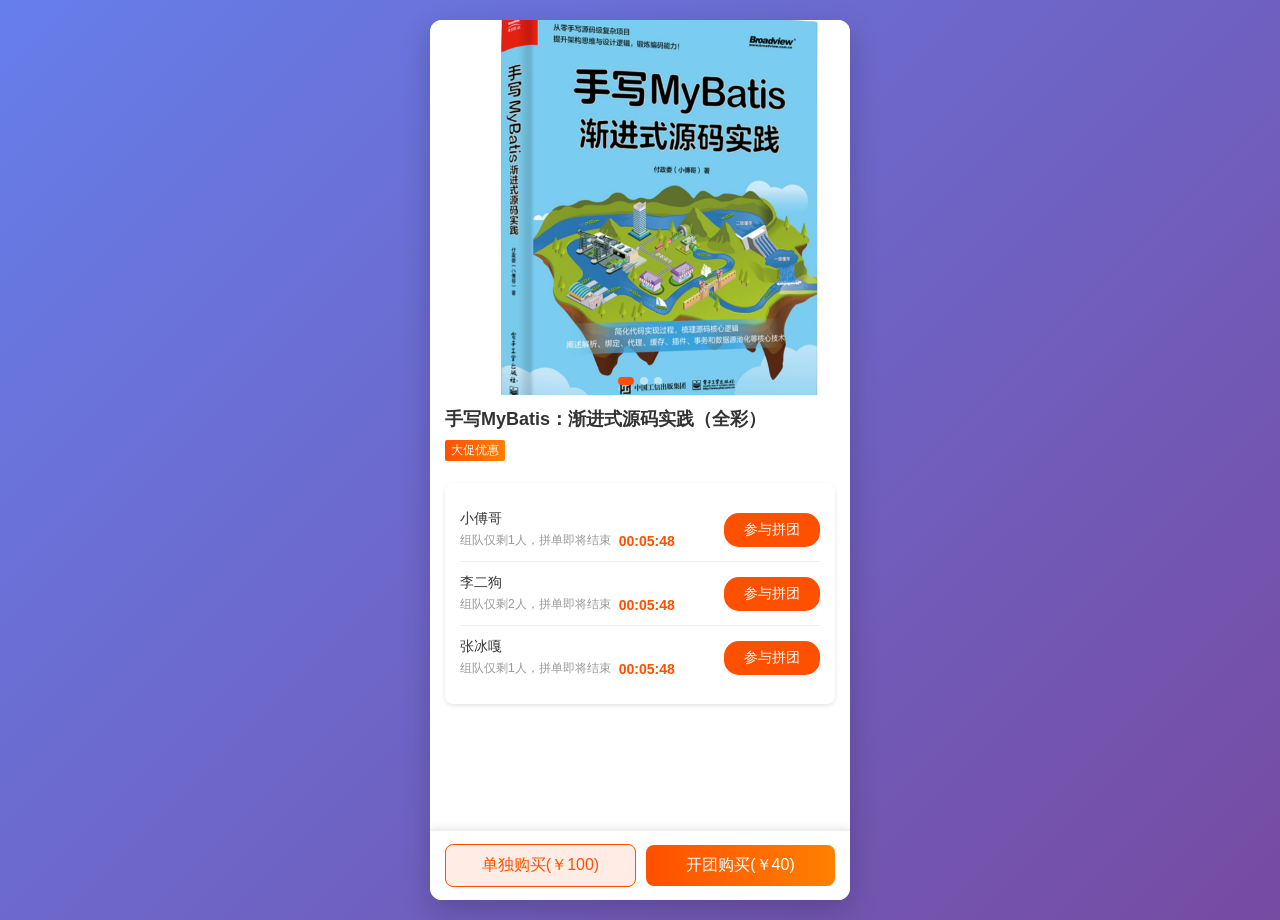
<file: docs/dev-ops/nginx/html/index.html>
<!DOCTYPE html>
<html lang="zh-CN">
<head>
    <meta charset="UTF-8">
    <meta name="viewport" content="width=device-width, initial-scale=1.0">
    <title>小傅哥 - 拼团项目 - 商品详情页</title>
    <link rel="stylesheet" href="css/index.css">
</head>
<body>
<div class="container">
<!-- 轮播图 -->
<div class="swiper-container">
    <div class="swiper-wrapper">
        <div class="swiper-slide"><img src="images/sku-13811216-01.png"></div>
        <div class="swiper-slide"><img src="images/sku-13811216-02.png"></div>
        <div class="swiper-slide"><img src="images/sku-13811216-03.png"></div>
    </div>
    <div class="swiper-pagination"></div>
</div>

<!-- 商品信息 -->
<div class="product-info">
    <h1 class="product-title">手写MyBatis：渐进式源码实践（全彩）</h1>
    <span class="promotion-tag">大促优惠</span>
    <span class="promotion-text"></span>
</div>

<!-- 修改后的拼单列表结构 -->
<div class="group-list">
    <div class="group-item">
        <div>
            <div class="user-info">小傅哥</div>
            <div class="group-status">
                <span>组队仅剩1人，拼单即将结束</span>
                <span class="countdown">00:05:49</span>
            </div>
        </div>
        <div class="right">
            <button class="group-btn" data-price="40">参与拼团</button>
        </div>
    </div>
    <div class="group-item">
        <div>
            <div class="user-info">李二狗</div>
            <div class="group-status">
                <span>组队仅剩2人，拼单即将结束</span>
                <span class="countdown">00:05:49</span>
            </div>
        </div>
        <div class="right">
            <button class="group-btn" data-price="40">参与拼团</button>
        </div>
    </div>
    <div class="group-item">
        <div>
            <div class="user-info">张冰嘎</div>
            <div class="group-status">
                <span>组队仅剩1人，拼单即将结束</span>
                <span class="countdown">00:05:49</span>
            </div>
        </div>
        <div class="right">
            <button class="group-btn" data-price="40">参与拼团</button>
        </div>
    </div>
</div>

<!-- 空白区域 -->
<div class="area"></div>

<!-- 底部操作栏 -->
<div class="action-bar">
    <button class="action-btn buy-alone" data-price="100">单独购买(￥100)</button>
    <button class="action-btn group-buy" data-price="40">开团购买(￥40)</button>
</div>
</div>

<!-- 支付弹窗 -->
<div id="paymentModal" class="modal">
    <div class="modal-content">
        <h2>请扫码支付</h2>
        <br/>
        <p id="paymentAmount" style="color:red;"></p>
        <img src="images/sku-13811216-04.png" alt="支付二维码" class="qr-code">
        <p id="outTradeNo"></p>
        <div class="button-group">
            <button id="cancelPayment">取消支付</button>
            <button id="completePayment">支付完成</button>
        </div>
    </div>
</div>

<script src="js/index.js"></script>
</body>
</html>
</file>
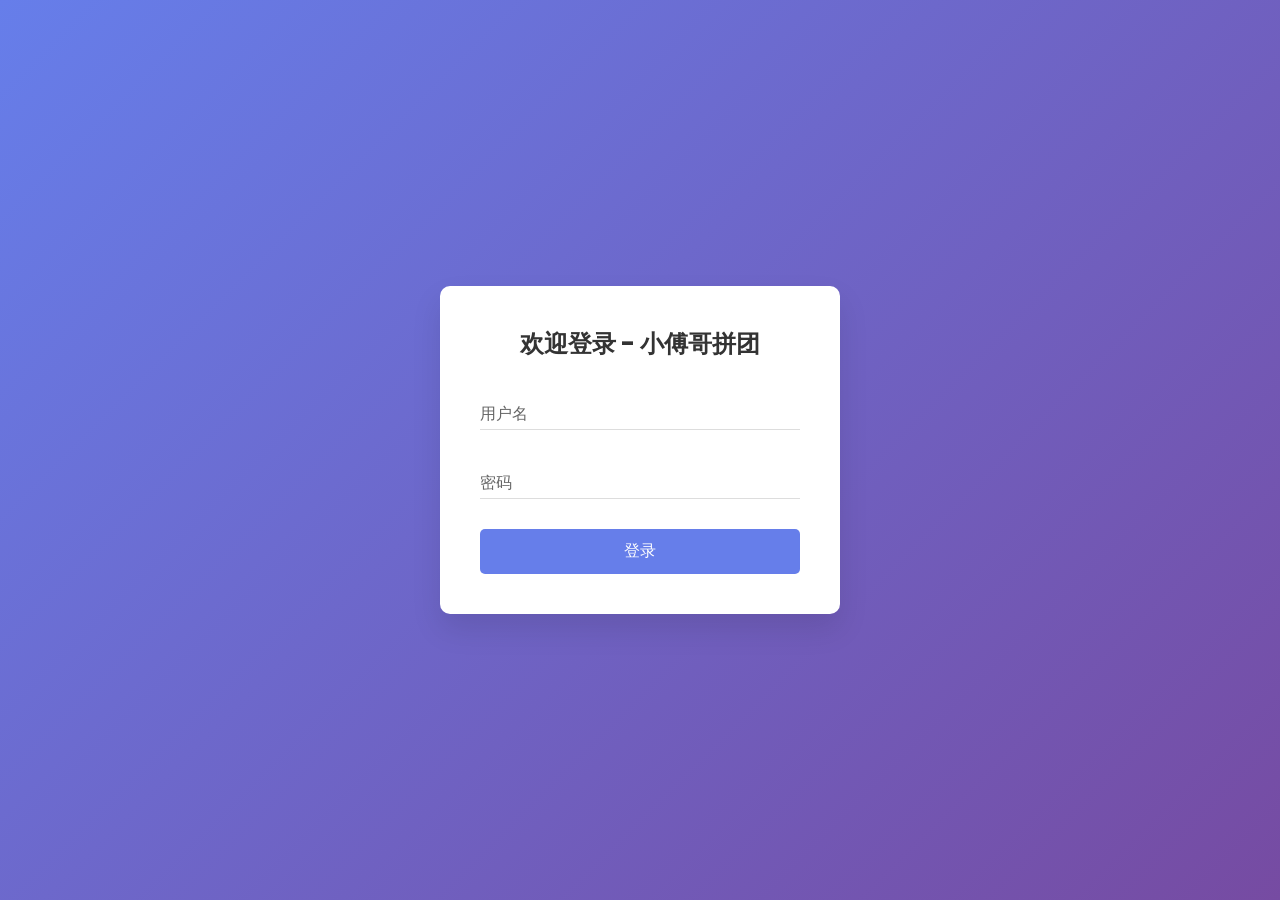
<file: docs/dev-ops/nginx/nginx/html/index.html>
<!DOCTYPE html>
<html lang="zh-CN">
<head>
    <meta charset="UTF-8">
    <meta name="viewport" content="width=device-width, initial-scale=1.0">
    <title>小傅哥 - 拼团项目 - 商品详情页</title>
    <link rel="stylesheet" href="css/index.css">

</head>
<body>
<!-- 轮播图 -->
<div class="swiper-container">
    <div class="swiper-wrapper">
        <div class="swiper-slide"><img src="./images/sku-13811216-01.png"></div>
        <div class="swiper-slide"><img src="./images/sku-13811216-02.png"></div>
        <div class="swiper-slide"><img src="./images/sku-13811216-03.png"></div>
    </div>
    <div class="swiper-pagination"></div>
</div>

<!-- 商品信息 -->
<div class="product-info">
    <h1 class="product-title">手写MyBatis：渐进式源码实践（全彩）</h1>
    <span class="promotion-tag">大促优惠</span>
    <span class="promotion-text"></span> <!-- 动态填充促销文本 -->
</div>

<!-- 拼单列表容器 -->
<div class="group-list">
    <!-- 动态生成拼团列表 -->
</div>

<!-- 空白区域 -->
<div class="area"></div>

<!-- 底部操作栏 -->
<div class="action-bar">
    <button class="action-btn buy-alone"></button>
    <button class="action-btn group-buy"></button>
</div>

<!-- 支付弹窗 -->
<div id="paymentModal" class="modal">
    <div class="modal-content">
        <h2>请扫码支付</h2>
        <br/>
        <p id="paymentAmount" style="color:red;"></p>
        <img src="./images/sku-13811216-04.png" alt="支付二维码" class="qr-code">
        <p id="outTradeNo"></p>
        <div class="button-group">
            <button id="cancelPayment">取消支付</button>
            <button id="completePayment">支付完成</button>
        </div>
    </div>
</div>
<script src="js/index.js"></script>
<script>
document.addEventListener('DOMContentLoaded', function() {
    // 根据测试诉求，设置基础地址
    var baseUrl = "http://127.0.0.1:8091";

    // 获取信息
    var userId = getCookie("username");
    if (!userId) {
        window.location.href = "login.html"; // 跳转到登录页
        return;
    }

    // 定义交易单号，如果交易单号不为空，则当前用户已参与拼团交易
    let outTradeNo = "";

    // 请求接口数据
    fetch(baseUrl + '/api/v1/gbm/index/query_group_buy_market_config', {
        method: 'POST',
        headers: {
            'Content-Type': 'application/json',
        },
        body: JSON.stringify({
            userId: userId,
            source: "s01",
            channel: "c01",
            goodsId: "9890001"
        })
    })
    .then(response => response.json())
    .then(res => {
        if(res.code !== '0000') return;

        const { goods, teamList, teamStatistic } = res.data;
        const groupList = document.querySelector('.group-list');
        const promotionText = document.querySelector('.promotion-text');

        // 更新促销信息
        promotionText.textContent = `直降 ¥${goods.deductionPrice.toFixed(0)}，${teamStatistic.allTeamUserCount}人再抢，参与马上抢到`;

        // 清空并生成拼团列表
        groupList.innerHTML = '';

        if (teamList.length === 0) {
            groupList.innerHTML = `
                <div class="group-item empty-tips">
                    <div class="tips-content">
                        小伙伴，赶紧去开团吧，做村里最靓的仔！🎉
                    </div>
                </div>
            `;
        } else {
            teamList.forEach(team => {
                const remaining = team.targetCount - team.lockCount;
                // 判断当前用户ID是否为登录用户ID
                if(userId == team.userId){
                    outTradeNo = team.outTradeNo;
                }

                groupList.innerHTML += `
                    <div class="group-item">
                        <div>
                            <div class="user-info" data-teamId="${team.teamId}">${team.userId}</div>
                            <div class="group-status">
                                <span>组队仅剩${remaining}人，拼单即将结束</span>
                                <span class="countdown">${team.validTimeCountdown}</span>
                            </div>
                        </div>
                        <div class="right">
                            <button class="group-btn" data-price="${goods.payPrice.toFixed(0)}">参与拼团</button>
                        </div>
                    </div>
                `;
            });
        }

        // 更新底部按钮
        const buyAloneBtn = document.querySelector('.buy-alone');
        const groupBuyBtn = document.querySelector('.group-buy');
        buyAloneBtn.textContent = `单独购买(￥${goods.originalPrice.toFixed(0)})`;
        buyAloneBtn.dataset.price = goods.originalPrice;
        groupBuyBtn.textContent = `开团购买(￥${goods.payPrice.toFixed(0)})`;
        groupBuyBtn.dataset.price = goods.payPrice;

        // 绑定支付事件[拼团购买]
        document.querySelectorAll('.group-btn, .group-buy').forEach(btn => {
            btn.addEventListener('click', function() {

                // 如果有值，则直接展示支付按钮
                if(outTradeNo) {
                    // 显示支付弹窗
                    document.getElementById('paymentAmount').textContent =
                        `￥${this.dataset.price}`;
                    document.getElementById('outTradeNo').textContent =
                        outTradeNo;
                    document.getElementById('paymentModal').style.display = 'block';
                    return;
                }

                // 获取拼团ID
                let teamId = null;
                if (this.classList.contains('group-btn')) {
                    const groupItem = this.closest('.group-item');
                    const userInfo = groupItem.querySelector('.user-info');
                    teamId = userInfo.dataset.teamid;
                }

                outTradeNo = generateRandomNumber(12);

                // 构造请求数据（假设activityId和goodsId从按钮dataset获取）
                const postData = {
                    userId: userId,
                    teamId: teamId,
                    activityId: 100123,
                    goodsId: "9890001",
                    source: "s01",
                    channel: "c01",
                    outTradeNo: outTradeNo,
                    notifyUrl: baseUrl + "/api/v1/test/group_buy_notify"
                };

                // 调用支付接口
                fetch(baseUrl + '/api/v1/gbm/trade/lock_market_pay_order', {
                    method: 'POST',
                    headers: {
                        'content-type': 'application/json'
                    },
                    body: JSON.stringify(postData)
                })
                .then(response => response.json())
                .then(res => {
                    if (res.code !== '0000') {
                        // 失败，清空交易ID
                        outTradeNo = null;
                        alert(res.code + "：" +res.info);
                        return;
                    }

                    // 显示支付弹窗
                    document.getElementById('paymentAmount').textContent =
                        `￥${this.dataset.price}`;
                    document.getElementById('outTradeNo').textContent =
                        outTradeNo;
                    document.getElementById('paymentModal').style.display = 'block';
                })
                .catch(error => {
                    console.error('支付请求失败:', error);
                });
            });
        });

        // 启动倒计时
        document.querySelectorAll('.countdown').forEach(el => {
            new Countdown(el, el.textContent);
        });

    });

  // 支付模块
  const modal = document.getElementById("paymentModal")
  const paymentAmount = document.getElementById("paymentAmount")
  const cancelPayment = document.getElementById("cancelPayment")
  const completePayment = document.getElementById("completePayment")

  // 获取所有的按钮
  const buttons = document.querySelectorAll(".buy-alone")

  // 为每个按钮添加点击事件
  buttons.forEach((button) => {
    button.addEventListener("click", function () {
      var userId = getCookie("username");
      if (!userId) {
          window.location.href = "login.html"; // 跳转到登录页
          return;
      }

      const price = this.getAttribute("data-price")
      showPaymentModal(price)
    })
  })

  // 显示支付弹窗
  function showPaymentModal(price) {
    paymentAmount.textContent = `支付金额：￥${price}`
    modal.style.display = "block"
  }

  // 隐藏支付弹窗
  function hidePaymentModal() {
    modal.style.display = "none"
  }

  // 取消支付
  cancelPayment.addEventListener("click", hidePaymentModal)

  // 支付完成
  completePayment.addEventListener("click", () => {
    // 生成符合要求的交易时间格式
    const formatTime = date => date.toISOString()
        .replace(/T/, ' ')
        .replace(/\..+/, '')
        .substr(0, 19);

    // 构造请求参数
    const postData = {
        source: "s01",       // 保持与锁定订单时一致
        channel: "c01",      // 保持与锁定订单时一致
        userId: userId,
        outTradeNo: outTradeNo,
        outTradeTime: new Date()
    };

    // 调用结算接口
    fetch(baseUrl + '/api/v1/gbm/trade/settlement_market_pay_order', {
        method: 'POST',
        headers: {
            'content-type': 'application/json'
        },
        body: JSON.stringify(postData)
    })
    .then(response => response.json())
    .then(res => {
        outTradeNo = null;
        if (res.code === '0000') {
            alert('支付&结算成功！');
            window.location.reload(); // 支付成功后刷新页面
        } else {
            alert(`支付&结算失败：${res.info || '未知错误'}`);
        }
    })
    .catch(error => {
        console.error('接口请求失败:', error);
        alert('网络异常，请检查连接');
    })
    .finally(() => {
        hidePaymentModal(); // 始终关闭弹窗
    });

  })

  // 点击弹窗外部关闭弹窗
  window.addEventListener("click", (event) => {
    if (event.target == modal) {
      hidePaymentModal()
    }
  })

});
</script>

</body>
</html>
</file>
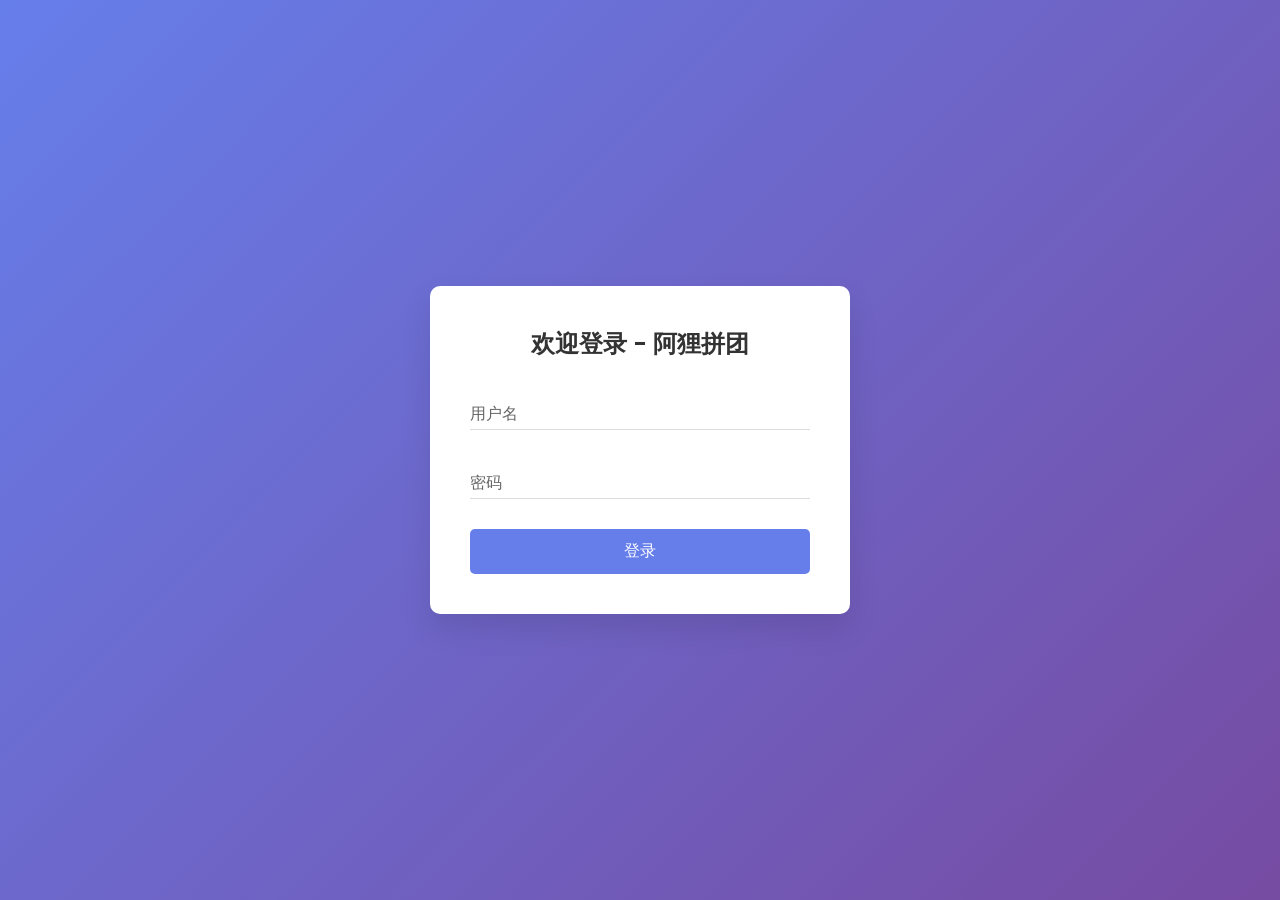
<file: docs/dev-ops/nginx/html/login.html>
<!DOCTYPE html>
<html lang="zh-CN">
<head>
    <meta charset="UTF-8">
    <meta name="viewport" content="width=device-width, initial-scale=1.0">
    <title>商城登录</title>
    <link rel="stylesheet" href="css/login.css">
</head>
<body>
<div class="container">
    <form id="loginForm" class="login-form">
        <h2>欢迎登录 - 阿狸拼团</h2>
        <div class="input-group">
            <input type="text" id="username" required>
            <label for="username">用户名</label>
        </div>
        <div class="input-group">
            <input type="password" id="password" required>
            <label for="password">密码</label>
        </div>
        <button type="submit">登录</button>
        <p class="error-message" id="errorMessage"></p>
    </form>
</div>
<script src="js/login.js"></script>
</body>
</html>
</file>
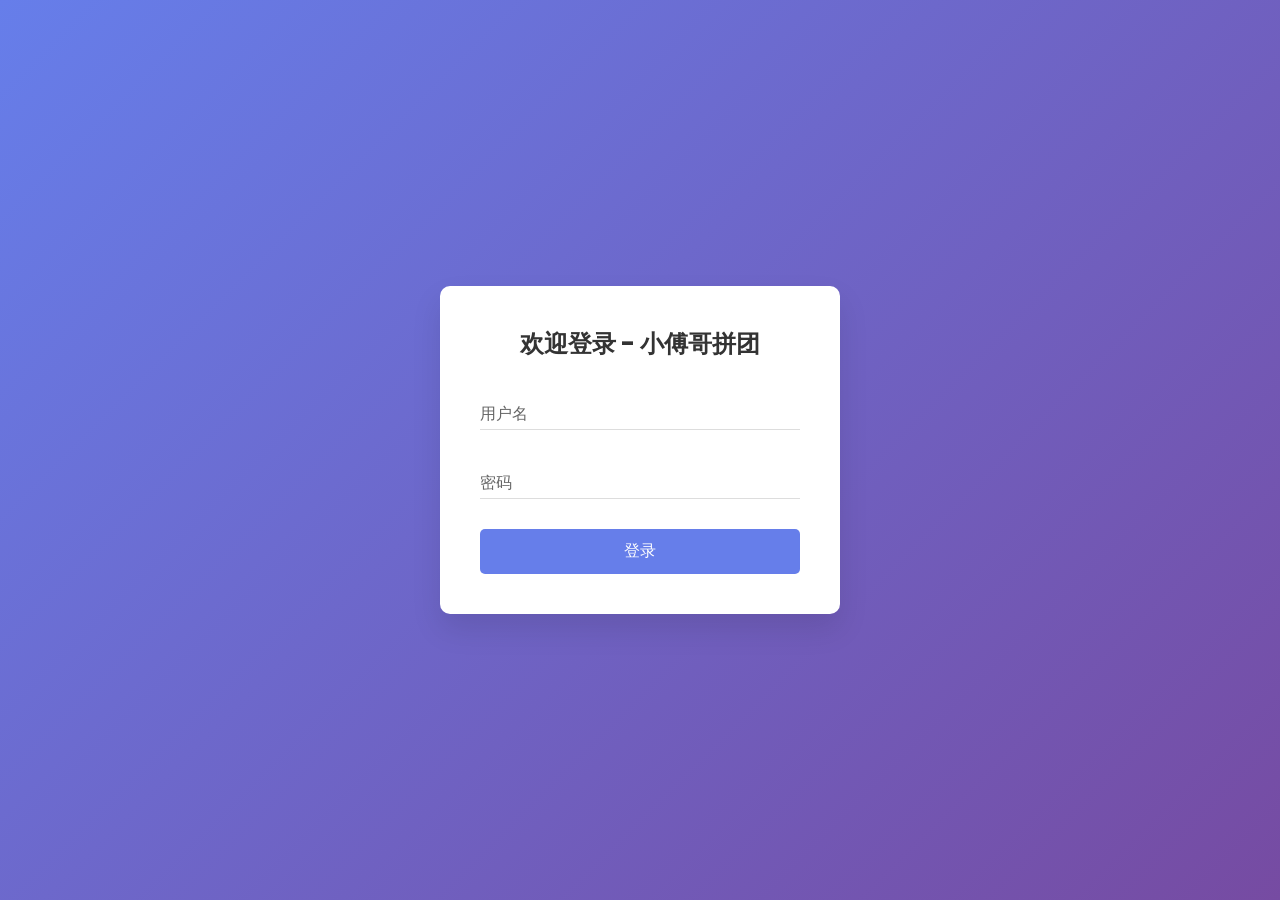
<file: docs/dev-ops/nginx/nginx/html/login.html>
<!DOCTYPE html>
<html lang="zh-CN">
<head>
    <meta charset="UTF-8">
    <meta name="viewport" content="width=device-width, initial-scale=1.0">
    <title>商城登录</title>
    <link rel="stylesheet" href="css/login.css">
</head>
<body>
<div class="container">
    <form id="loginForm" class="login-form">
        <h2>欢迎登录 - 小傅哥拼团</h2>
        <div class="input-group">
            <input type="text" id="username" required>
            <label for="username">用户名</label>
        </div>
        <div class="input-group">
            <input type="password" id="password" required>
            <label for="password">密码</label>
        </div>
        <button type="submit">登录</button>
        <p class="error-message" id="errorMessage"></p>
    </form>
</div>
<script src="js/login.js"></script>
</body>
</html>
</file>
<file: docs/dev-ops/nginx/html/css/index.css>
* {
    margin: 0;
    padding: 0;
    box-sizing: border-box;
}
body {
    background: #f5f5f5;
    font-family: Arial, sans-serif;
}

/* 添加容器限制最大宽度，优化电脑端显示 */
.container {
    max-width: 420px;
    margin: 0 auto;
    background: #fff;
    min-height: 100vh;
    position: relative;
    padding-bottom: 70px; /* 为底部操作栏预留空间 */
}

/* 轮播图样式 */
.swiper-container {
    width: 100%;
    height: 375px;
    position: relative;
    overflow: hidden;
}
.swiper-wrapper {
    display: flex;
    transition: transform 0.3s;
}
.swiper-slide {
    flex: 0 0 100%;
    height: 375px;
}
.swiper-slide img {
    width: 100%;
    height: 100%;
    object-fit: cover;
}
.swiper-pagination {
    position: absolute;
    bottom: 10px;
    left: 50%;
    transform: translateX(-50%);
    display: flex;
    gap: 6px;
}
.swiper-dot {
    width: 8px;
    height: 8px;
    border-radius: 50%;
    background: rgba(255,255,255,0.5);
    transition: all 0.3s;
}
.swiper-dot.active {
    background: #ff5000;
    width: 16px;
    border-radius: 4px;
}

/* 商品信息 */
.product-info {
    padding: 12px 15px;
    background: white;
}
.product-title {
    font-size: 18px;
    color: #333;
    line-height: 1.4;
    margin-bottom: 8px;
}
.promotion-tag {
    display: inline-block;
    padding: 2px 6px;
    background: linear-gradient(90deg,#ff5000,#ff8000);
    color: white;
    border-radius: 2px;
    font-size: 12px;
    margin-right: 8px;
}
.promotion-text {
    font-size: 14px;
    color: #ff5000;
    margin: 8px 0;
}

/* 拼单列表 */
.group-list {
    margin: 10px 15px;
    background: white;
    border-radius: 8px;
    padding: 15px;
    box-shadow: 0 2px 4px rgba(0,0,0,0.1);
}
.group-item {
    display: flex;
    justify-content: space-between;
    align-items: center;
    padding: 12px 0;
    border-bottom: 1px solid #eee;
}
.group-item:last-child {
    border-bottom: none;
}
.group-status {
    display: flex;
    align-items: center;
    gap: 8px;
    font-size: 12px;
    color: #999;
    margin-top: 4px;
}
.countdown {
    color: #ff5000;
    font-weight: bold;
}
.right {
    display: flex;
    flex-direction: column;
    align-items: flex-end;
    gap: 4px;
}
.user-info {
    font-size: 14px;
    color: #333;
}
.group-status {
    font-size: 12px;
    color: #999;
    margin-top: 4px;
}
.group-btn {
    background: #ff5000;
    color: white;
    border: none;
    padding: 8px 20px;
    border-radius: 15px;
    font-size: 14px;
    cursor: pointer;
}
.countdown {
    font-size: 14px;
    color: #ff5000;
}

/* 价格区域 */
.area {
    padding: 8px 15px;
}
.original-price {
    font-size: 14px;
    color: #999;
    text-decoration: line-through;
    margin-right: 10px;
}
.discount-price {
    font-size: 24px;
    color: #ff5000;
    font-weight: bold;
}

/* 底部操作栏 */
.action-bar {
    position: absolute;
    bottom: 0;
    left: 0;
    right: 0;
    background: white;
    padding: 8px 15px;
    display: flex;
    gap: 10px;
    box-shadow: 0 -2px 8px rgba(0,0,0,0.1);
    border-top: 1px solid #eee;
    height: 70px;
    align-items: center;
}
.action-btn {
    flex: 1;
    padding: 10px;
    border: none;
    border-radius: 8px;
    font-size: 16px;
    cursor: pointer;
    font-weight: 500;
    transition: all 0.3s ease;
}
.action-btn:hover {
    transform: translateY(-1px);
    box-shadow: 0 2px 8px rgba(0,0,0,0.15);
}
.buy-alone {
    background: #ffece5;
    color: #ff5000;
    border: 1px solid #ff5000;
}
.buy-alone:hover {
    background: #ffe0d1;
}
.group-buy {
    background: linear-gradient(90deg,#ff5000,#ff8000);
    color: white;
}
.group-buy:hover {
    background: linear-gradient(90deg,#e64500,#e67000);
}

/* 支付弹窗样式 */
.modal {
  display: none;
  position: fixed;
  z-index: 1;
  left: 0;
  top: 0;
  width: 100%;
  height: 100%;
  background-color: rgba(0, 0, 0, 0.4);
}

.modal-content {
  background-color: #fefefe;
  margin: 15% auto;
  padding: 20px;
  border: 1px solid #888;
  width: 80%;
  max-width: 400px;
  text-align: center;
  border-radius: 5px;
}

.qr-code {
  width: 200px;
  height: 200px;
  margin: 20px 0;
}

.button-group {
  display: flex;
  justify-content: space-around;
  margin-top: 20px;
}

.button-group button {
  padding: 10px 20px;
  border: none;
  border-radius: 5px;
  cursor: pointer;
}

#cancelPayment {
  background-color: #f0f0f0;
  color: #333;
}

#completePayment {
  background-color: #4caf50;
  color: white;
}

/* 添加媒体查询，优化不同屏幕尺寸的显示 */
@media (max-width: 480px) {
    .container {
        max-width: 100%;
        padding-bottom: 65px;
    }
    
    .product-info {
        padding: 10px 12px;
    }
    
    .group-list {
        margin: 6px 10px;
        padding: 10px;
    }
    
    .area {
        padding: 6px 12px;
    }
    
    .action-bar {
        height: 65px;
        padding: 6px 12px;
    }
    
    .action-btn {
        padding: 8px;
        font-size: 15px;
    }
}

@media (min-width: 768px) {
    body {
        background: linear-gradient(135deg, #667eea 0%, #764ba2 100%);
        padding: 10px 0;
    }
    
    .container {
        border-radius: 12px;
        overflow: hidden;
        box-shadow: 0 10px 30px rgba(0,0,0,0.2);
        margin-top: 10px;
        margin-bottom: 10px;
        min-height: calc(100vh - 20px);
    }
}
</file>
<file: docs/dev-ops/nginx/nginx/html/css/index.css>
* {
    margin: 0;
    padding: 0;
    box-sizing: border-box;
}
body {
    background: #f5f5f5;
    font-family: Arial, sans-serif;
}

/* 轮播图样式 */
.swiper-container {
    width: 100%;
    height: 375px;
    position: relative;
    overflow: hidden;
}
.swiper-wrapper {
    display: flex;
    transition: transform 0.3s;
}
.swiper-slide {
    flex: 0 0 100%;
    height: 375px;
}
.swiper-slide img {
    width: 100%;
    height: 100%;
    object-fit: cover;
}
.swiper-pagination {
    position: absolute;
    bottom: 10px;
    left: 50%;
    transform: translateX(-50%);
    display: flex;
    gap: 6px;
}
.swiper-dot {
    width: 8px;
    height: 8px;
    border-radius: 50%;
    background: rgba(255,255,255,0.5);
    transition: all 0.3s;
}
.swiper-dot.active {
    background: #ff5000;
    width: 16px;
    border-radius: 4px;
}

/* 商品信息 */
.product-info {
    padding: 15px;
    background: white;
}
.product-title {
    font-size: 18px;
    color: #333;
    line-height: 1.4;
    margin-bottom: 8px;
}
.promotion-tag {
    display: inline-block;
    padding: 2px 6px;
    background: linear-gradient(90deg,#ff5000,#ff8000);
    color: white;
    border-radius: 2px;
    font-size: 12px;
    margin-right: 8px;
}
.promotion-text {
    font-size: 14px;
    color: #ff5000;
    margin: 8px 0;
}

/* 拼单列表 */
.group-list {
    margin: 15px;
    background: white;
    border-radius: 8px;
    padding: 10px;
    box-shadow: 0 2px 4px rgba(0,0,0,0.1);
}
.group-item {
    display: flex;
    justify-content: space-between;
    align-items: center;
    padding: 12px 0;
    border-bottom: 1px solid #eee;
}
.group-item:last-child {
    border-bottom: none;
}
.group-status {
    display: flex;
    align-items: center;
    gap: 8px;
    font-size: 12px;
    color: #999;
    margin-top: 4px;
}
.countdown {
    color: #ff5000;
    font-weight: bold;
}
.right {
    display: flex;
    flex-direction: column;
    align-items: flex-end;
    gap: 4px;
}
.user-info {
    font-size: 14px;
    color: #333;
}
.group-status {
    font-size: 12px;
    color: #999;
    margin-top: 4px;
}
.group-btn {
    background: #ff5000;
    color: white;
    border: none;
    padding: 8px 20px;
    border-radius: 15px;
    font-size: 14px;
    cursor: pointer;
}
.countdown {
    font-size: 14px;
    color: #ff5000;
}

/* 价格区域 */
.area {
    padding: 30px;
    border-top: 1px solid #eee;
}
.original-price {
    font-size: 14px;
    color: #999;
    text-decoration: line-through;
    margin-right: 10px;
}
.discount-price {
    font-size: 24px;
    color: #ff5000;
    font-weight: bold;
}

/* 底部操作栏 */
.action-bar {
    position: fixed;
    bottom: 0;
    left: 0;
    right: 0;
    background: white;
    padding: 10px 15px;
    display: flex;
    gap: 10px;
    box-shadow: 0 -2px 8px rgba(0,0,0,0.1);
}
.action-btn {
    flex: 1;
    padding: 12px;
    border: none;
    border-radius: 8px;
    font-size: 16px;
    cursor: pointer;
}
.buy-alone {
    background: #ffece5;
    color: #ff5000;
}
.group-buy {
    background: linear-gradient(90deg,#ff5000,#ff8000);
    color: white;
}

/* 支付弹窗样式 */
.modal {
  display: none;
  position: fixed;
  z-index: 1;
  left: 0;
  top: 0;
  width: 100%;
  height: 100%;
  background-color: rgba(0, 0, 0, 0.4);
}

.modal-content {
  background-color: #fefefe;
  margin: 15% auto;
  padding: 20px;
  border: 1px solid #888;
  width: 80%;
  max-width: 400px;
  text-align: center;
  border-radius: 5px;
}

.qr-code {
  width: 200px;
  height: 200px;
  margin: 20px 0;
}

.button-group {
  display: flex;
  justify-content: space-around;
  margin-top: 20px;
}

.button-group button {
  padding: 10px 20px;
  border: none;
  border-radius: 5px;
  cursor: pointer;
}

#cancelPayment {
  background-color: #f0f0f0;
  color: #333;
}

#completePayment {
  background-color: #4caf50;
  color: white;
}

/* 空状态提示 */
.group-item.empty-tips {
    text-align: center;
    padding: 20px;
    background: #f8f8f8;
    border-radius: 8px;
    margin: 10px;
}

.tips-content {
    color: #666;
    font-size: 14px;
    letter-spacing: 1px;
}
</file>
<file: docs/dev-ops/nginx/html/css/login.css>
@import url("https://fonts.googleapis.com/css2?family=Poppins:wght@300;400;500;600&display=swap");

* {
  margin: 0;
  padding: 0;
  box-sizing: border-box;
}

body {
  font-family: "Poppins", sans-serif;
  background: linear-gradient(135deg, #667eea 0%, #764ba2 100%);
  min-height: 100vh;
  display: flex;
  align-items: center;
  justify-content: center;
  padding: 20px;
}

.container {
  background-color: #ffffff;
  padding: 40px;
  border-radius: 10px;
  box-shadow: 0 15px 30px rgba(0, 0, 0, 0.1);
  width: 100%;
  max-width: 400px;
  transition: all 0.3s ease;
}

.container:hover {
  transform: translateY(-5px);
  box-shadow: 0 20px 40px rgba(0, 0, 0, 0.15);
}

.login-form h2 {
  text-align: center;
  color: #333;
  margin-bottom: 30px;
  font-weight: 600;
}

.input-group {
  position: relative;
  margin-bottom: 30px;
}

.input-group input {
  width: 100%;
  padding: 10px 0;
  font-size: 16px;
  color: #333;
  border: none;
  border-bottom: 1px solid #ddd;
  outline: none;
  background: transparent;
  transition: 0.3s;
}

.input-group label {
  position: absolute;
  top: 0;
  left: 0;
  padding: 10px 0;
  font-size: 16px;
  color: #666;
  pointer-events: none;
  transition: 0.3s;
}

.input-group input:focus ~ label,
.input-group input:valid ~ label {
  top: -20px;
  font-size: 12px;
  color: #667eea;
}

.input-group input:focus {
  border-bottom: 2px solid #667eea;
}

button {
  width: 100%;
  padding: 12px;
  background: #667eea;
  color: #fff;
  border: none;
  border-radius: 5px;
  cursor: pointer;
  font-size: 16px;
  font-weight: 500;
  transition: 0.3s;
}

button:hover {
  background: #764ba2;
  transform: translateY(-1px);
  box-shadow: 0 4px 8px rgba(0,0,0,0.2);
}

.error-message {
  color: #ff3860;
  font-size: 14px;
  text-align: center;
  margin-top: 10px;
  display: none;
}

/* 响应式设计 */
@media (max-width: 480px) {
  .container {
    padding: 30px 20px;
    margin: 10px;
  }
  
  .login-form h2 {
    font-size: 20px;
  }
}

@media (min-width: 768px) {
  .container {
    max-width: 420px;
  }
}
</file>
<file: docs/dev-ops/nginx/nginx/html/css/login.css>
@import url("https://fonts.googleapis.com/css2?family=Poppins:wght@300;400;500;600&display=swap");

* {
  margin: 0;
  padding: 0;
  box-sizing: border-box;
}

body {
  font-family: "Poppins", sans-serif;
  background: linear-gradient(135deg, #667eea 0%, #764ba2 100%);
  height: 100vh;
  display: flex;
  align-items: center;
  justify-content: center;
}

.container {
  background-color: #ffffff;
  padding: 40px;
  border-radius: 10px;
  box-shadow: 0 15px 30px rgba(0, 0, 0, 0.1);
  width: 400px;
  max-width: 90%;
}

.login-form h2 {
  text-align: center;
  color: #333;
  margin-bottom: 30px;
}

.input-group {
  position: relative;
  margin-bottom: 30px;
}

.input-group input {
  width: 100%;
  padding: 10px 0;
  font-size: 16px;
  color: #333;
  border: none;
  border-bottom: 1px solid #ddd;
  outline: none;
  background: transparent;
  transition: 0.3s;
}

.input-group label {
  position: absolute;
  top: 0;
  left: 0;
  padding: 10px 0;
  font-size: 16px;
  color: #666;
  pointer-events: none;
  transition: 0.3s;
}

.input-group input:focus ~ label,
.input-group input:valid ~ label {
  top: -20px;
  font-size: 12px;
  color: #667eea;
}

.input-group input:focus {
  border-bottom: 2px solid #667eea;
}

button {
  width: 100%;
  padding: 12px;
  background: #667eea;
  color: #fff;
  border: none;
  border-radius: 5px;
  cursor: pointer;
  font-size: 16px;
  transition: 0.3s;
}

button:hover {
  background: #764ba2;
}

.error-message {
  color: #ff3860;
  font-size: 14px;
  text-align: center;
  margin-top: 10px;
  display: none;
}
</file>
